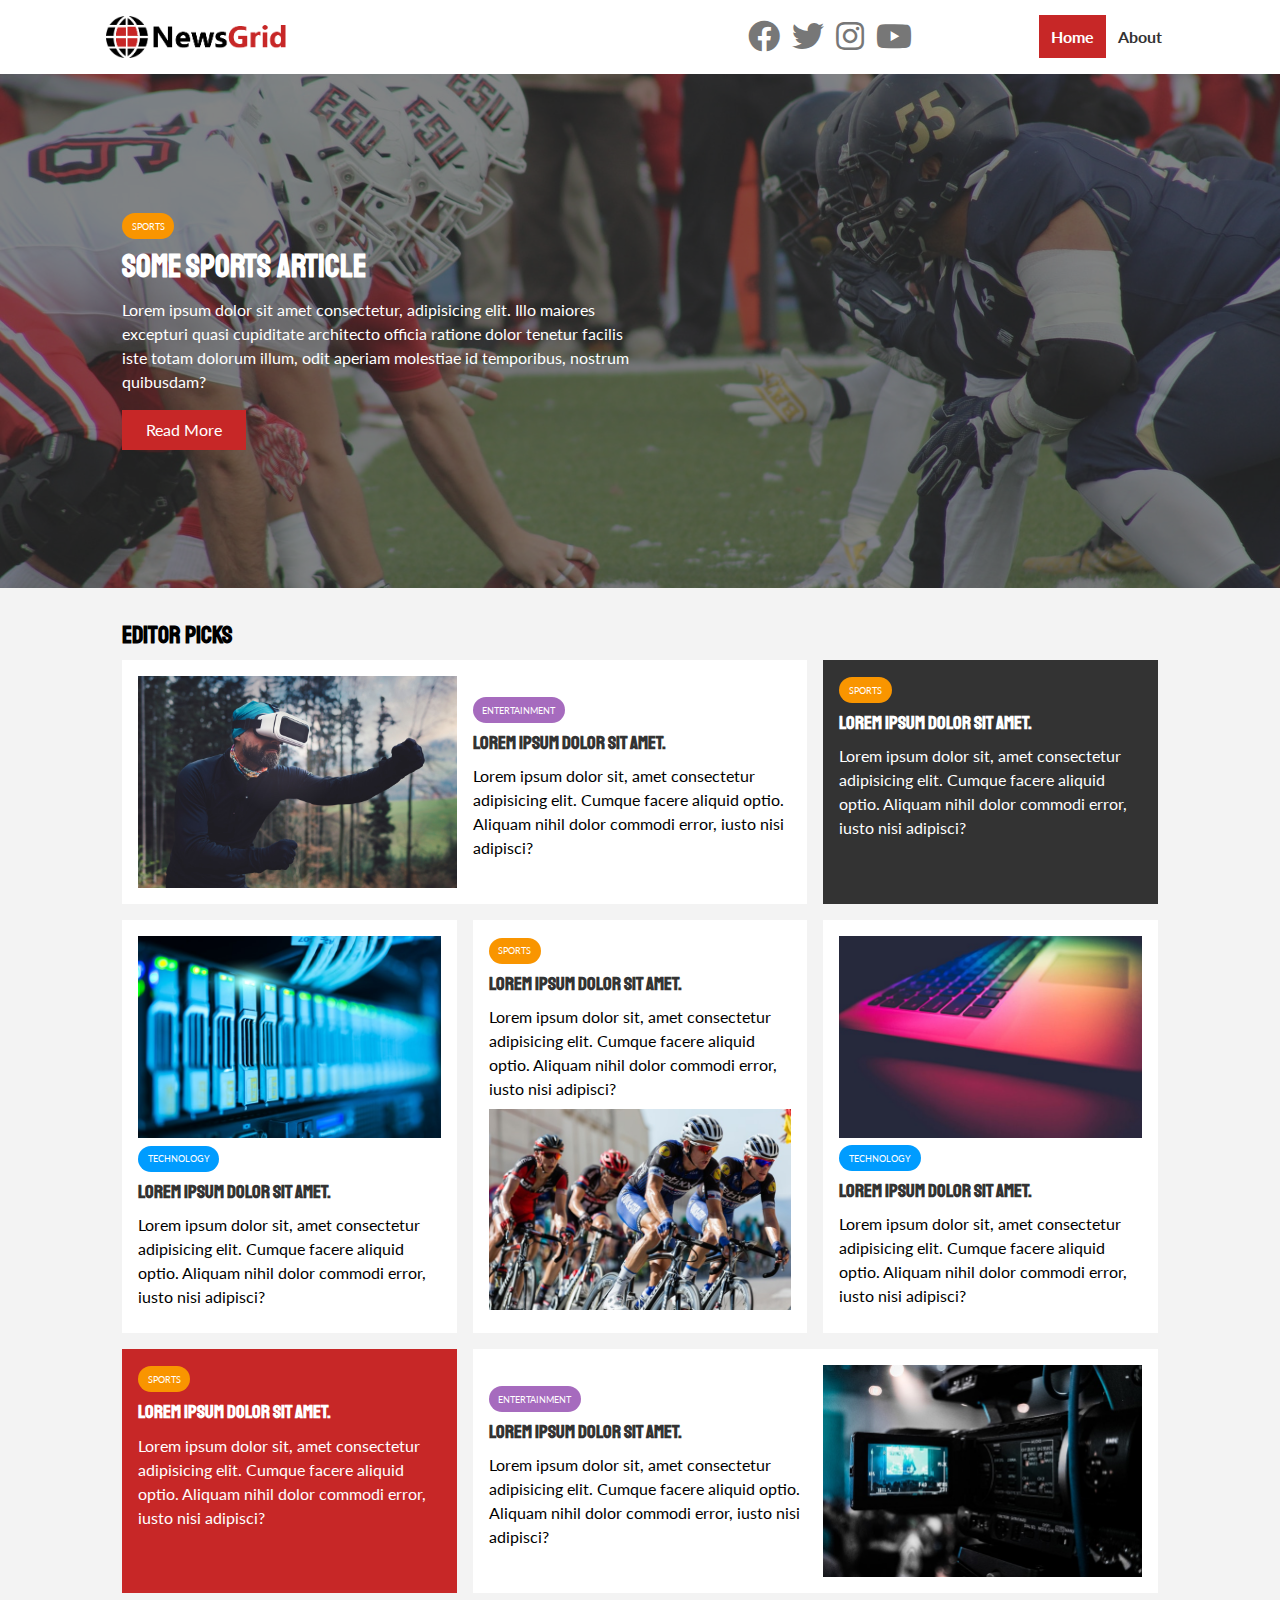
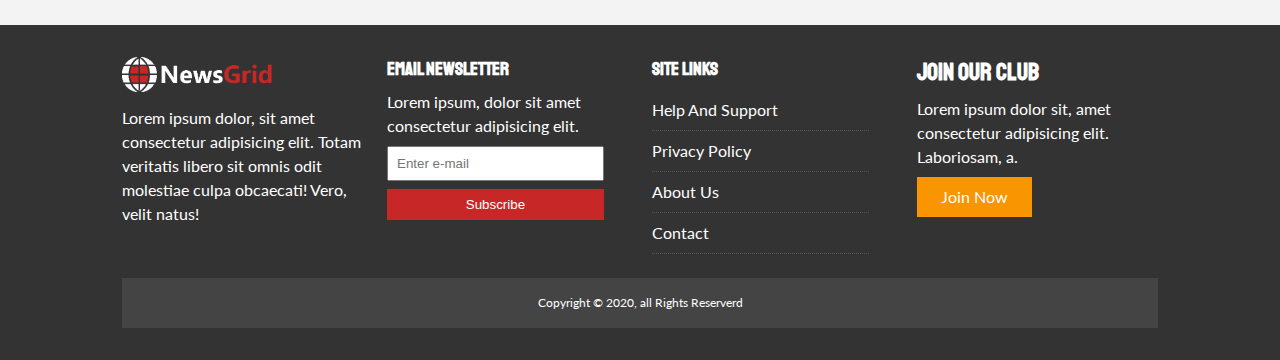
<file: index.html>
<!DOCTYPE html>
<html lang="en">
<head>
  <meta charset="UTF-8">
  <meta name="viewport" content="width=device-width, initial-scale=1.0">
  <link rel="stylesheet" href="//use.fontawesome.com/releases/v5.0.7/css/all.css">
  <link rel="preconnect" href="https://fonts.gstatic.com">
  <link href="https://fonts.googleapis.com/css2?family=Lato&family=Staatliches&display=swap" rel="stylesheet">
  <link rel="stylesheet" href="css/style.css">
  <link rel="stylesheet" media="screen and (max-width: 768px)" href="css/mobile.css">
  <link rel="shortcut icon" type="image/x-icon" href="favicon.ico">
  <title>NewsSite | Latest News</title>
</head>
<body>
  <!-- Navbar -->
  <nav id="main-nav">
    <div class="container">
      <img src="images/logo.png" alt="NewsSite" class="logo">
      <div class="social">
        <a href="http://facebook.com" target="_blank"><i class="fab fa-facebook fa-2x"></i></a>
        <a href="http://twitter.com" target="_blank"><i class="fab fa-twitter fa-2x"></i></a>
        <a href="http://instagram.com" target="_blank"><i class="fab fa-instagram fa-2x"></i></a>
        <a href="http://youtube.com" target="_blank"><i class="fab fa-youtube fa-2x"></i></a>
      </div>
      <ul>
        <li><a class="current" href="index.html">Home</a></li>
        <li><a href="about.html">About</a></li>
      </ul>
    </div>
  </nav>
  <!-- Showcase -->
  <header id="showcase">
    <div class="container">
      <div class="showcase-container">
        <div class="showcase-content">
          <div class="category category-sports">Sports</div>
          <h1>Some Sports Article</h1>
          <p>Lorem ipsum dolor sit amet consectetur, adipisicing elit. Illo maiores excepturi quasi cupiditate architecto officia ratione dolor tenetur facilis iste totam dolorum illum, odit aperiam molestiae id temporibus, nostrum quibusdam?</p>
          <a href="article.html" class="btn btn-primary">Read More</a>
        </div>
      </div>
    </div>
  </header>
  <!-- Home Articles -->
  <section id="home-articles" class="py-2">
    <div class="container">
      <h2>Editor Picks</h2>
      <div class="articles-container">
        <article class="card">
          <img src="images/articles/ent1.jpg" alt="">
          <div>
            <div class="category category-ent">Entertainment</div>
            <h3>
              <a href="article.html">Lorem ipsum dolor sit amet.</a>
            </h3>
            <p>Lorem ipsum dolor sit, amet consectetur adipisicing elit. Cumque facere aliquid optio. Aliquam nihil dolor commodi error, iusto nisi adipisci?</p>
          </div>
        </article>
        <article class="card bg-dark">
          <div class="category category-sports">Sports</div>
          <h3>
            <a href="article.html">Lorem ipsum dolor sit amet.</a>
          </h3>
          <p>Lorem ipsum dolor sit, amet consectetur adipisicing elit. Cumque facere aliquid optio. Aliquam nihil dolor commodi error, iusto nisi adipisci?</p>
        </article>
        <article class="card">
          <img src="images/articles/tech1.jpg" alt="">
          <div class="category category-tech">Technology</div>
          <h3>
            <a href="article.html">Lorem ipsum dolor sit amet.</a>
          </h3>
          <p>Lorem ipsum dolor sit, amet consectetur adipisicing elit. Cumque facere aliquid optio. Aliquam nihil dolor commodi error, iusto nisi adipisci?</p>
        </article>
        <article class="card">
          <div class="category category-sports">Sports</div>
          <h3>
            <a href="article.html">Lorem ipsum dolor sit amet.</a>
          </h3>
          <p>Lorem ipsum dolor sit, amet consectetur adipisicing elit. Cumque facere aliquid optio. Aliquam nihil dolor commodi error, iusto nisi adipisci?</p>
          <img src="images/articles/sports1.jpg" alt="">
        </article>
        <article class="card">
          <img src="images/articles/tech2.jpg" alt="">
          <div class="category category-tech">Technology</div>
          <h3>
            <a href="article.html">Lorem ipsum dolor sit amet.</a>
          </h3>
          <p>Lorem ipsum dolor sit, amet consectetur adipisicing elit. Cumque facere aliquid optio. Aliquam nihil dolor commodi error, iusto nisi adipisci?</p>
        </article>
        <article class="card bg-primary">
          <div class="category category-sports">Sports</div>
          <h3>
            <a href="article.html">Lorem ipsum dolor sit amet.</a>
          </h3>
          <p>Lorem ipsum dolor sit, amet consectetur adipisicing elit. Cumque facere aliquid optio. Aliquam nihil dolor commodi error, iusto nisi adipisci?</p>
        </article>
        <article class="card">
          <div>
            <div class="category category-ent">Entertainment</div>
            <h3>
              <a href="article.html">Lorem ipsum dolor sit amet.</a>
            </h3>
            <p>Lorem ipsum dolor sit, amet consectetur adipisicing elit. Cumque facere aliquid optio. Aliquam nihil dolor commodi error, iusto nisi adipisci?</p>
          </div>
          <img src="images/articles/ent2.jpg" alt="">
        </article>
      </div>
    </div>
  </section>
  <!-- Footer -->
  <footer id="main-footer" class="py-2">
    <div class="container footer-container">
      <div>
        <img src="images/logo_light.png" alt="NewsSite">
        <p>Lorem ipsum dolor, sit amet consectetur adipisicing elit. Totam veritatis libero sit omnis odit molestiae culpa obcaecati! Vero, velit natus!</p>
      </div>
      <div>
        <h3>Email Newsletter</h3>
        <p>Lorem ipsum, dolor sit amet consectetur adipisicing elit.</p>
        <form name="contact" method="POST" data-netlify="true">
          <input type="email" name="email" placeholder="Enter e-mail">
          <input type="submit" value="Subscribe" class="btn btn-primary">
        </form>
      </div>
      <div>
        <h3>Site Links</h3>
        <ul class="list">
          <li><a href="#">Help And Support</a></li>
          <li><a href="#">Privacy Policy</a></li>
          <li><a href="#">About Us</a></li>
          <li><a href="#">Contact</a></li>
        </ul>
      </div>
      <div>
        <h2>Join Our Club</h2>
        <p>Lorem ipsum dolor sit, amet consectetur adipisicing elit. Laboriosam, a.</p>
        <a href="#" class="btn btn-secondary">Join Now</a>
      </div>
      <div>
        <p>Copyright &copy; 2020, all Rights Reserverd</p>
      </div>
    </div>
  </footer>
  
</body>
</html>
</file>
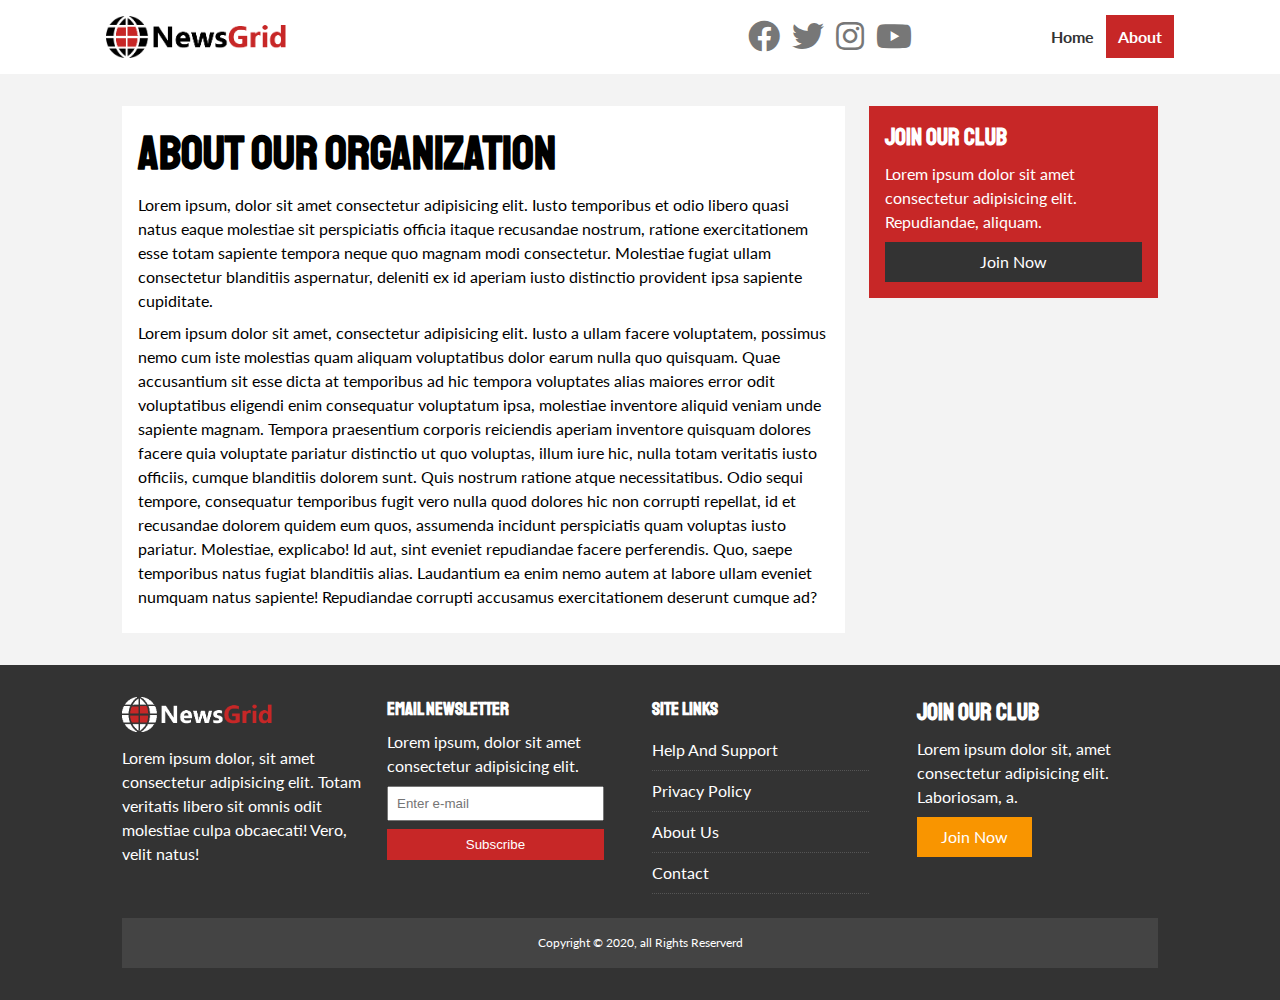
<file: about.html>
<!DOCTYPE html>
<html lang="en">
<head>
  <meta charset="UTF-8">
  <meta name="viewport" content="width=device-width, initial-scale=1.0">
  <link rel="stylesheet" href="//use.fontawesome.com/releases/v5.0.7/css/all.css">
  <link rel="preconnect" href="https://fonts.gstatic.com">
  <link href="https://fonts.googleapis.com/css2?family=Lato&family=Staatliches&display=swap" rel="stylesheet">
  <link rel="stylesheet" href="css/style.css">
  <link rel="stylesheet" media="screen and (max-width: 768px)" href="css/mobile.css">
  <link rel="shortcut icon" type="image/x-icon" href="favicon.ico">
  <title>NewsSite | About</title>
</head>
<body>
  <!-- Navbar -->
  <nav id="main-nav">
    <div class="container">
      <img src="images/logo.png" alt="NewsSite" class="logo">
      <div class="social">
        <a href="http://facebook.com" target="_blank"><i class="fab fa-facebook fa-2x"></i></a>
        <a href="http://twitter.com" target="_blank"><i class="fab fa-twitter fa-2x"></i></a>
        <a href="http://instagram.com" target="_blank"><i class="fab fa-instagram fa-2x"></i></a>
        <a href="http://youtube.com" target="_blank"><i class="fab fa-youtube fa-2x"></i></a>
      </div>
      <ul>
        <li><a href="index.html">Home</a></li>
        <li><a class="current" href="about.html">About</a></li>
      </ul>
    </div>
  </nav>
  <!-- About -->
  <section id="about">
    <div class="container">
      <div class="page-container">
        <article class="card">
          <h1 class="l-heading">About Our Organization</h1>
          <p>Lorem ipsum, dolor sit amet consectetur adipisicing elit. Iusto temporibus et odio libero quasi natus eaque molestiae sit perspiciatis officia itaque recusandae nostrum, ratione exercitationem esse totam sapiente tempora neque quo magnam modi consectetur. Molestiae fugiat ullam consectetur blanditiis aspernatur, deleniti ex id aperiam iusto distinctio provident ipsa sapiente cupiditate.</p>
          <p>Lorem ipsum dolor sit amet, consectetur adipisicing elit. Iusto a ullam facere voluptatem, possimus nemo cum iste molestias quam aliquam voluptatibus dolor earum nulla quo quisquam. Quae accusantium sit esse dicta at temporibus ad hic tempora voluptates alias maiores error odit voluptatibus eligendi enim consequatur voluptatum ipsa, molestiae inventore aliquid veniam unde sapiente magnam. Tempora praesentium corporis reiciendis aperiam inventore quisquam dolores facere quia voluptate pariatur distinctio ut quo voluptas, illum iure hic, nulla totam veritatis iusto officiis, cumque blanditiis dolorem sunt. Quis nostrum ratione atque necessitatibus. Odio sequi tempore, consequatur temporibus fugit vero nulla quod dolores hic non corrupti repellat, id et recusandae dolorem quidem eum quos, assumenda incidunt perspiciatis quam voluptas iusto pariatur. Molestiae, explicabo! Id aut, sint eveniet repudiandae facere perferendis. Quo, saepe temporibus natus fugiat blanditiis alias. Laudantium ea enim nemo autem at labore ullam eveniet numquam natus sapiente! Repudiandae corrupti accusamus exercitationem deserunt cumque ad?</p>
        </article>
        <aside class="card bg-primary">
          <h2>Join Our Club</h2>
          <p>Lorem ipsum dolor sit amet consectetur adipisicing elit. Repudiandae, aliquam.</p>
          <a href="#" class="btn btn-dark btn-block">Join Now</a>
        </aside>
      </div>
    </div>
  </section>
  
  <!-- Footer -->
  <footer id="main-footer" class="py-2">
    <div class="container footer-container">
      <div>
        <img src="images/logo_light.png" alt="NewsSite">
        <p>Lorem ipsum dolor, sit amet consectetur adipisicing elit. Totam veritatis libero sit omnis odit molestiae culpa obcaecati! Vero, velit natus!</p>
      </div>
      <div>
        <h3>Email Newsletter</h3>
        <p>Lorem ipsum, dolor sit amet consectetur adipisicing elit.</p>
        <form name="contact" method="POST" data-netlify="true">
          <input type="email" name="email" placeholder="Enter e-mail">
          <input type="submit" value="Subscribe" class="btn btn-primary">
        </form>
      </div>
      <div>
        <h3>Site Links</h3>
        <ul class="list">
          <li><a href="#">Help And Support</a></li>
          <li><a href="#">Privacy Policy</a></li>
          <li><a href="#">About Us</a></li>
          <li><a href="#">Contact</a></li>
        </ul>
      </div>
      <div>
        <h2>Join Our Club</h2>
        <p>Lorem ipsum dolor sit, amet consectetur adipisicing elit. Laboriosam, a.</p>
        <a href="#" class="btn btn-secondary">Join Now</a>
      </div>
      <div>
        <p>Copyright &copy; 2020, all Rights Reserverd</p>
      </div>
    </div>
  </footer>
  
</body>
</html>
</file>
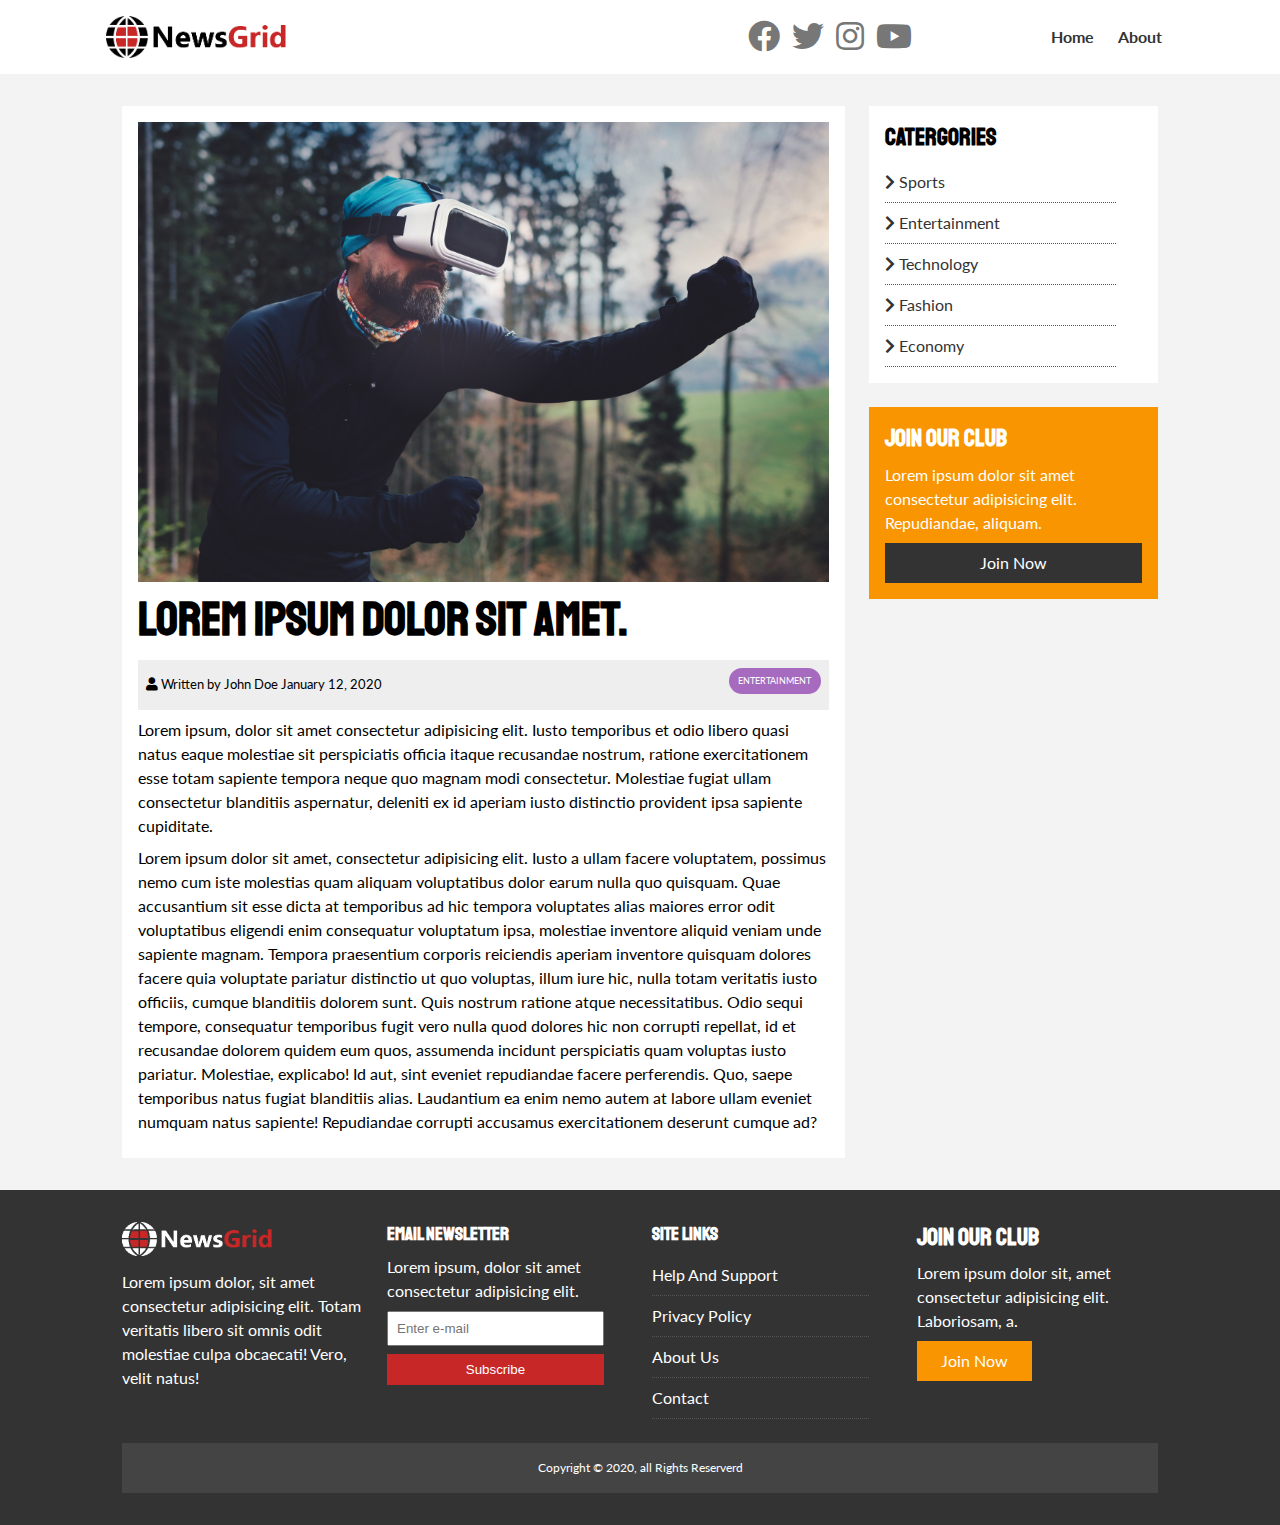
<file: article.html>
<!DOCTYPE html>
<html lang="en">
<head>
  <meta charset="UTF-8">
  <meta name="viewport" content="width=device-width, initial-scale=1.0">
  <link rel="stylesheet" href="//use.fontawesome.com/releases/v5.0.7/css/all.css">
  <link rel="preconnect" href="https://fonts.gstatic.com">
  <link href="https://fonts.googleapis.com/css2?family=Lato&family=Staatliches&display=swap" rel="stylesheet">
  <link rel="stylesheet" href="css/style.css">
  <link rel="stylesheet" media="screen and (max-width: 768px)" href="css/mobile.css">
  <link rel="shortcut icon" type="image/x-icon" href="favicon.ico">
  <title>NewsSite | Latest News</title>
</head>
<body>
  <!-- Navbar -->
  <nav id="main-nav">
    <div class="container">
      <img src="images/logo.png" alt="NewsSite" class="logo">
      <div class="social">
        <a href="http://facebook.com" target="_blank"><i class="fab fa-facebook fa-2x"></i></a>
        <a href="http://twitter.com" target="_blank"><i class="fab fa-twitter fa-2x"></i></a>
        <a href="http://instagram.com" target="_blank"><i class="fab fa-instagram fa-2x"></i></a>
        <a href="http://youtube.com" target="_blank"><i class="fab fa-youtube fa-2x"></i></a>
      </div>
      <ul>
        <li><a href="index.html">Home</a></li>
        <li><a href="about.html">About</a></li>
      </ul>
    </div>
  </nav>
  <!-- Article -->
  <section id="article">
    <div class="container">
      <div class="page-container">
        <article class="card">
          <img src="images/articles/ent1.jpg" alt="">
          <h1 class="l-heading">Lorem ipsum dolor sit amet.</h1>
          <div class="meta">
            <small>
              <i class="fas fa-user"></i> Written by John Doe January 12, 2020
            </small>
            <div class="category category-ent">Entertainment</div>
          </div>
          <p>Lorem ipsum, dolor sit amet consectetur adipisicing elit. Iusto temporibus et odio libero quasi natus eaque molestiae sit perspiciatis officia itaque recusandae nostrum, ratione exercitationem esse totam sapiente tempora neque quo magnam modi consectetur. Molestiae fugiat ullam consectetur blanditiis aspernatur, deleniti ex id aperiam iusto distinctio provident ipsa sapiente cupiditate.</p>
          <p>Lorem ipsum dolor sit amet, consectetur adipisicing elit. Iusto a ullam facere voluptatem, possimus nemo cum iste molestias quam aliquam voluptatibus dolor earum nulla quo quisquam. Quae accusantium sit esse dicta at temporibus ad hic tempora voluptates alias maiores error odit voluptatibus eligendi enim consequatur voluptatum ipsa, molestiae inventore aliquid veniam unde sapiente magnam. Tempora praesentium corporis reiciendis aperiam inventore quisquam dolores facere quia voluptate pariatur distinctio ut quo voluptas, illum iure hic, nulla totam veritatis iusto officiis, cumque blanditiis dolorem sunt. Quis nostrum ratione atque necessitatibus. Odio sequi tempore, consequatur temporibus fugit vero nulla quod dolores hic non corrupti repellat, id et recusandae dolorem quidem eum quos, assumenda incidunt perspiciatis quam voluptas iusto pariatur. Molestiae, explicabo! Id aut, sint eveniet repudiandae facere perferendis. Quo, saepe temporibus natus fugiat blanditiis alias. Laudantium ea enim nemo autem at labore ullam eveniet numquam natus sapiente! Repudiandae corrupti accusamus exercitationem deserunt cumque ad?</p>
        </article>
        <aside id="catergories" class="card">
          <h2>Catergories</h2>
          <ul class="list">
            <li><a href="#"><i class="fas fa-chevron-right"></i> Sports</a></li>
            <li><a href="#"><i class="fas fa-chevron-right"></i> Entertainment</a></li>
            <li><a href="#"><i class="fas fa-chevron-right"></i> Technology</a></li>
            <li><a href="#"><i class="fas fa-chevron-right"></i> Fashion</a></li>
            <li><a href="#"><i class="fas fa-chevron-right"></i> Economy</a></li>
          </ul>
        </aside>
        <aside class="card bg-secondary">
          <h2>Join Our Club</h2>
          <p>Lorem ipsum dolor sit amet consectetur adipisicing elit. Repudiandae, aliquam.</p>
          <a href="#" class="btn btn-dark btn-block">Join Now</a>
        </aside>
      </div>
    </div>
  </section>
  
  <!-- Footer -->
  <footer id="main-footer" class="py-2">
    <div class="container footer-container">
      <div>
        <img src="images/logo_light.png" alt="NewsSite">
        <p>Lorem ipsum dolor, sit amet consectetur adipisicing elit. Totam veritatis libero sit omnis odit molestiae culpa obcaecati! Vero, velit natus!</p>
      </div>
      <div>
        <h3>Email Newsletter</h3>
        <p>Lorem ipsum, dolor sit amet consectetur adipisicing elit.</p>
        <form name="contact" method="POST" data-netlify="true">
          <input type="email" name="email" placeholder="Enter e-mail">
          <input type="submit" value="Subscribe" class="btn btn-primary">
        </form>
      </div>
      <div>
        <h3>Site Links</h3>
        <ul class="list">
          <li><a href="#">Help And Support</a></li>
          <li><a href="#">Privacy Policy</a></li>
          <li><a href="#">About Us</a></li>
          <li><a href="#">Contact</a></li>
        </ul>
      </div>
      <div>
        <h2>Join Our Club</h2>
        <p>Lorem ipsum dolor sit, amet consectetur adipisicing elit. Laboriosam, a.</p>
        <a href="#" class="btn btn-secondary">Join Now</a>
      </div>
      <div>
        <p>Copyright &copy; 2020, all Rights Reserverd</p>
      </div>
    </div>
  </footer>
  
</body>
</html>
</file>
<file: css/style.css>
/* Variables */
:root {
  --primary-color: #c72727;
  --secondary-color: #f99500;
  --light-color: #f3f3f3;
  --dark-color: #333;
  --max-width: 1100px;
}

.category {
  --sports-color: #f99500;
  --ent-color: #a66bbe;
  --tech-color: #009cff;
}


/* Core styling*/
* {
  margin: 0;
  padding: 0;
  box-sizing: border-box;
}

body {
  font-family: 'Lato', sans-serif;
  line-height: 1.5;
  background: var(--light-color);
}

a {
  color: var(--dark-color);
  text-decoration: none;
}

ul {
  list-style: none;
}

.list li {
  padding: .5rem 0;
  border-bottom: #555 dotted 1px;
  width: 90%;
}

.list li a:hover {
  color: var(--primary-color) !important;
}

p {
  margin: .5rem 0;
}

img {
  width: 100%;
}

h1, h2, h3, h4, h5, h6 {
  font-family: 'Staatliches', cursive;
  margin-bottom: .55rem;
  line-height: 1.3;
}


/* Utility */
.container {
  max-width: var(--max-width);
  margin: auto;
  padding: 0 2rem;
  overflow: hidden;
}

.category {
  display: inline-block;
  color: #fff;
  font-size: 0.55rem;
  text-transform: uppercase;
  padding: 0.4rem 0.6rem;
  border-radius: 15px;
  margin-bottom: 0.5rem;
}

.category-sports {background: var(--sports-color)}
.category-ent {background: var(--ent-color)}
.category-tech {background: var(--tech-color)}

.btn {
  display: inline-block;
  border: none;
  background: var(--dark-color);
  color: #fff;
  padding: 0.5rem 1.5rem;
}

.btn-light {background: var(--light-color)}
.btn-primary {background: var(--primary-color)}
.btn-secondary {background: var(--secondary-color)}

.btn-block {
  display: block;
  width: 100%;
  text-align: center;
}

.btn:hover {
  opacity: 0.9;
}

.card {
  background: #fff;
  padding: 1rem;
}

/* Background classes */
.bg-dark {
  background: var(--dark-color);
  color: #fff;
}

.bg-primary {
  background: var(--primary-color);
  color: #fff;
}

.bg-secondary {
  background: var(--secondary-color);
  color: #fff;
}

.bg-dark h1,
.bg-dark h2,
.bg-dark h3,
.bg-dark a, 
.bg-primary h1,
.bg-primary h2,
.bg-primary h3,
.bg-primary a,
.bg-secondary h1,
.bg-secondary h2,
.bg-secondary h3,
.bg-secondary a {
  color: #fff;
}

/* Padding classes */
.py-1 {padding: 1.5rem 0}
.py-2 {padding: 2rem 0}
.py-3 {padding: 3rem 0}
.p-1 {padding: 1.5rem}
.p-2 {padding: 2rem}
.p-3 {padding: 3rem}

.l-heading {
  font-size: 3rem;
}

/* Inner page grid container */
.page-container {
  display: grid;
  grid-template-columns: 5fr 2fr;
  margin: 2rem 0;
  grid-gap: 1.5rem;
}

.page-container > *:first-child {
  grid-row: 1 / span 3;
}


/* Navigation */
#main-nav {
  background: #fff;
  position: sticky;
  top: 0;
  z-index: 2;
}

#main-nav .container {
  display: grid;
  grid-template-columns: 6fr 3fr 2fr;
  padding: 1rem;
  align-items: center;
}

#main-nav .logo {
  width: 180px;
}

#main-nav ul {
  justify-self: end;
  display: flex;
}

#main-nav ul li a {
  padding: 0.75rem;
  font-weight: bold;
}

#main-nav ul li a.current {
  background: var(--primary-color);
  color: #fff;
}

#main-nav ul li a:hover {
  background: var(--light-color);
  color: var(--dark-color);
}

#main-nav .social {
  justify-self: center;
}

#main-nav .social i {
  color: #777;
  margin-right: .5rem;
}


/* Showcase */
#showcase {
  color: #fff;
  background: var(--dark-color);
  padding: 2rem;
  position: relative;
}

#showcase:before {
  content: '';
  background: url('../images/featured.jpg') no-repeat center center/cover;
  position: absolute;
  top: 0;
  left: 0;
  width: 100%;
  height: 100%;
  opacity: 0.4;
}

#showcase .showcase-container {
  display: grid;
  grid-template-columns: repeat(2, 1fr);
  justify-content: center;
  align-items: center;
  height: 50vh;
}

#showcase .showcase-content {
  z-index: 1;
}

#showcase .showcase-content p {
  margin-bottom: 1rem;
}

/* Home Articles */
#home-articles .articles-container {
  display: grid;
  grid-template-columns: repeat(3, 1fr);
  grid-gap: 1rem;
}

#home-articles .articles-container > *:first-child, 
#home-articles .articles-container > *:last-child {
  display: grid;
  grid-template-columns: repeat(2, 1fr);
  grid-gap: 1rem;
  grid-column: 1 / span 2;
  align-items: center;
}

#home-articles .articles-container > *:last-child {
  grid-column: 2 / span 2;
}

/* Articles */
#article .meta {
  display: flex;
  justify-content: space-between;
  align-items: center;
  background: #eee;
  padding: 0.5rem;
}

#article .meta.category {
  margin-top: 0.4rem;
}


/* Footer */
#main-footer {
  background: var(--dark-color);
  color: #fff;
}

#main-footer img {
  width: 150px;
}

#main-footer a {
  color: #fff;
}

#main-footer .footer-container {
  display: grid;
  grid-template-columns: repeat(4, 1fr);
  grid-gap: 1.5rem;
}

#main-footer .footer-container > *:last-child {
  background: #444;
  grid-column: 1 / span 4;
  padding: .5rem;
  text-align: center;
  font-size: 0.75rem;
}

#main-footer .footer-container input[type='email'] {
  width: 90%;
  padding: 0.5rem;
  margin-bottom: 0.5rem;
}

#main-footer .footer-container input[type='submit'] {
  width: 90%;
}
</file>
<file: css/mobile.css>
/* Navigation */
#main-nav .social {
  display: none;
}

#main-nav .container {
  grid-template-columns: 1fr;
  grid-gap: 1.2rem;
}

#main-nav ul,
#main-nav .logo {
  justify-self: center;
}

#main-nav ul li a {
  padding: 0.5rem;
}


/* Home Articles */
#home-articles .articles-container {
  grid-template-columns: repeat(2, 1fr);
}

#home-articles .articles-container > *:first-child, 
#home-articles .articles-container > *:last-child {
  grid-template-columns: 1fr;
  grid-column: 1;
}

/* Smartphone */
@media(max-width: 600px) {
  /* Stack grid items */
  #showcase .showcase-container,
  #home-articles .articles-container,
  #main-footer .footer-container {
    grid-template-columns: 1fr;
  }

  #main-footer .footer-container > *:last-child {
    grid-column: 1;
  }

  #main-footer .footer-container > *:first-child, 
  #main-footer .footer-container > *:nth-child(2) {
    border-bottom: #444 dotted 1px;
    padding-bottom: 1rem;
  }

  .page-container {
    grid-template-columns: 1fr;
    text-align: center;
  }
  
  .page-container > *:first-child {
    grid-row: 1;
  }

  .l-heading {
    font-size: 2rem;
  }
}
</file>
